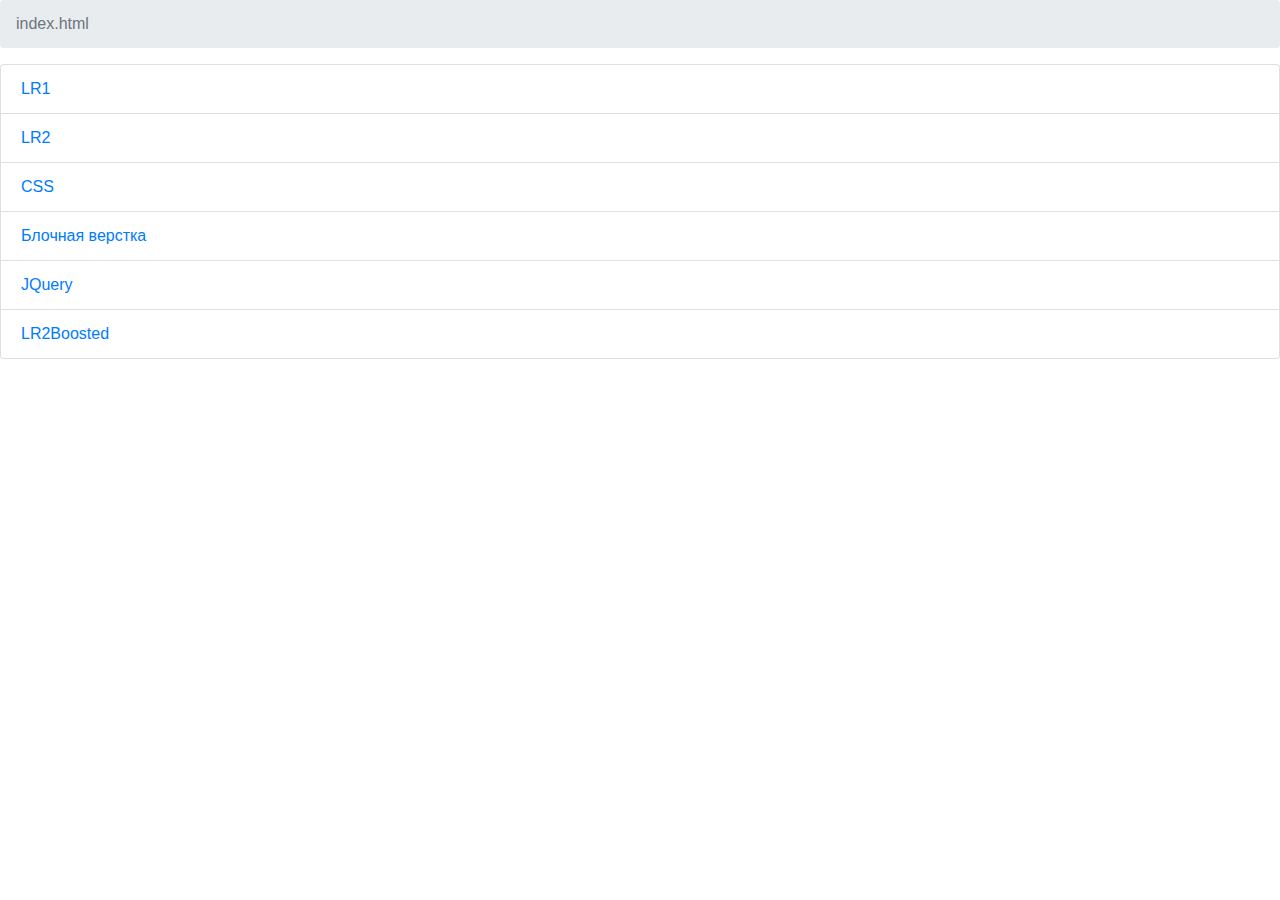
<file: index.html>
<!DOCTYPE html>
<html lang="en">
<meta charset="utf-8">
<title> WEB JS Tasks </title>
<head>
    <link rel="stylesheet" href="https://stackpath.bootstrapcdn.com/bootstrap/4.4.1/css/bootstrap.min.css" integrity="sha384-Vkoo8x4CGsO3+Hhxv8T/Q5PaXtkKtu6ug5TOeNV6gBiFeWPGFN9MuhOf23Q9Ifjh" crossorigin="anonymous">
    <script src="https://code.jquery.com/jquery-3.4.1.slim.min.js" integrity="sha384-J6qa4849blE2+poT4WnyKhv5vZF5SrPo0iEjwBvKU7imGFAV0wwj1yYfoRSJoZ+n" crossorigin="anonymous"></script>
    <script src="https://cdn.jsdelivr.net/npm/popper.js@1.16.0/dist/umd/popper.min.js" integrity="sha384-Q6E9RHvbIyZFJoft+2mJbHaEWldlvI9IOYy5n3zV9zzTtmI3UksdQRVvoxMfooAo" crossorigin="anonymous"></script>
    <script src="https://stackpath.bootstrapcdn.com/bootstrap/4.4.1/js/bootstrap.min.js" integrity="sha384-wfSDF2E50Y2D1uUdj0O3uMBJnjuUD4Ih7YwaYd1iqfktj0Uod8GCExl3Og8ifwB6" crossorigin="anonymous"></script>
</head>
<body>
    <div id ="nav_container">
    </div>
    <script src="https://code.jquery.com/jquery-3.4.1.slim.min.js" integrity="sha384-J6qa4849blE2+poT4WnyKhv5vZF5SrPo0iEjwBvKU7imGFAV0wwj1yYfoRSJoZ+n" crossorigin="anonymous"></script>
    <script src="https://cdn.jsdelivr.net/npm/popper.js@1.16.0/dist/umd/popper.min.js" integrity="sha384-Q6E9RHvbIyZFJoft+2mJbHaEWldlvI9IOYy5n3zV9zzTtmI3UksdQRVvoxMfooAo" crossorigin="anonymous"></script>
    <script src="https://stackpath.bootstrapcdn.com/bootstrap/4.4.1/js/bootstrap.min.js" integrity="sha384-wfSDF2E50Y2D1uUdj0O3uMBJnjuUD4Ih7YwaYd1iqfktj0Uod8GCExl3Og8ifwB6" crossorigin="anonymous"></script>
    <script src="./Home.js"></script>
    <div id ="nav_container">
    </div>
    <ul class="list-group">
        <li class="list-group-item">
            <a href="./LR1/LR1.html"> LR1</a>
        </li>
        <li class="list-group-item">
            <a href="./LR2/LR2.html"> LR2</a>
        </li>
        <li class="list-group-item">
            <a href="./CSS/index.html"> CSS</a>
        </li>
        <li class="list-group-item">
            <a href="./Block/6.html"> Блочная верстка</a>
        </li>
        <li class="list-group-item">
            <a href="./JQuery/JQueryTasks.html"> JQuery</a>
        </li>
        <li class="list-group-item">
            <a href="./LR2Boosted/index.html"> LR2Boosted</a>
        </li>
    </ul>

</body>

</html>
</file>
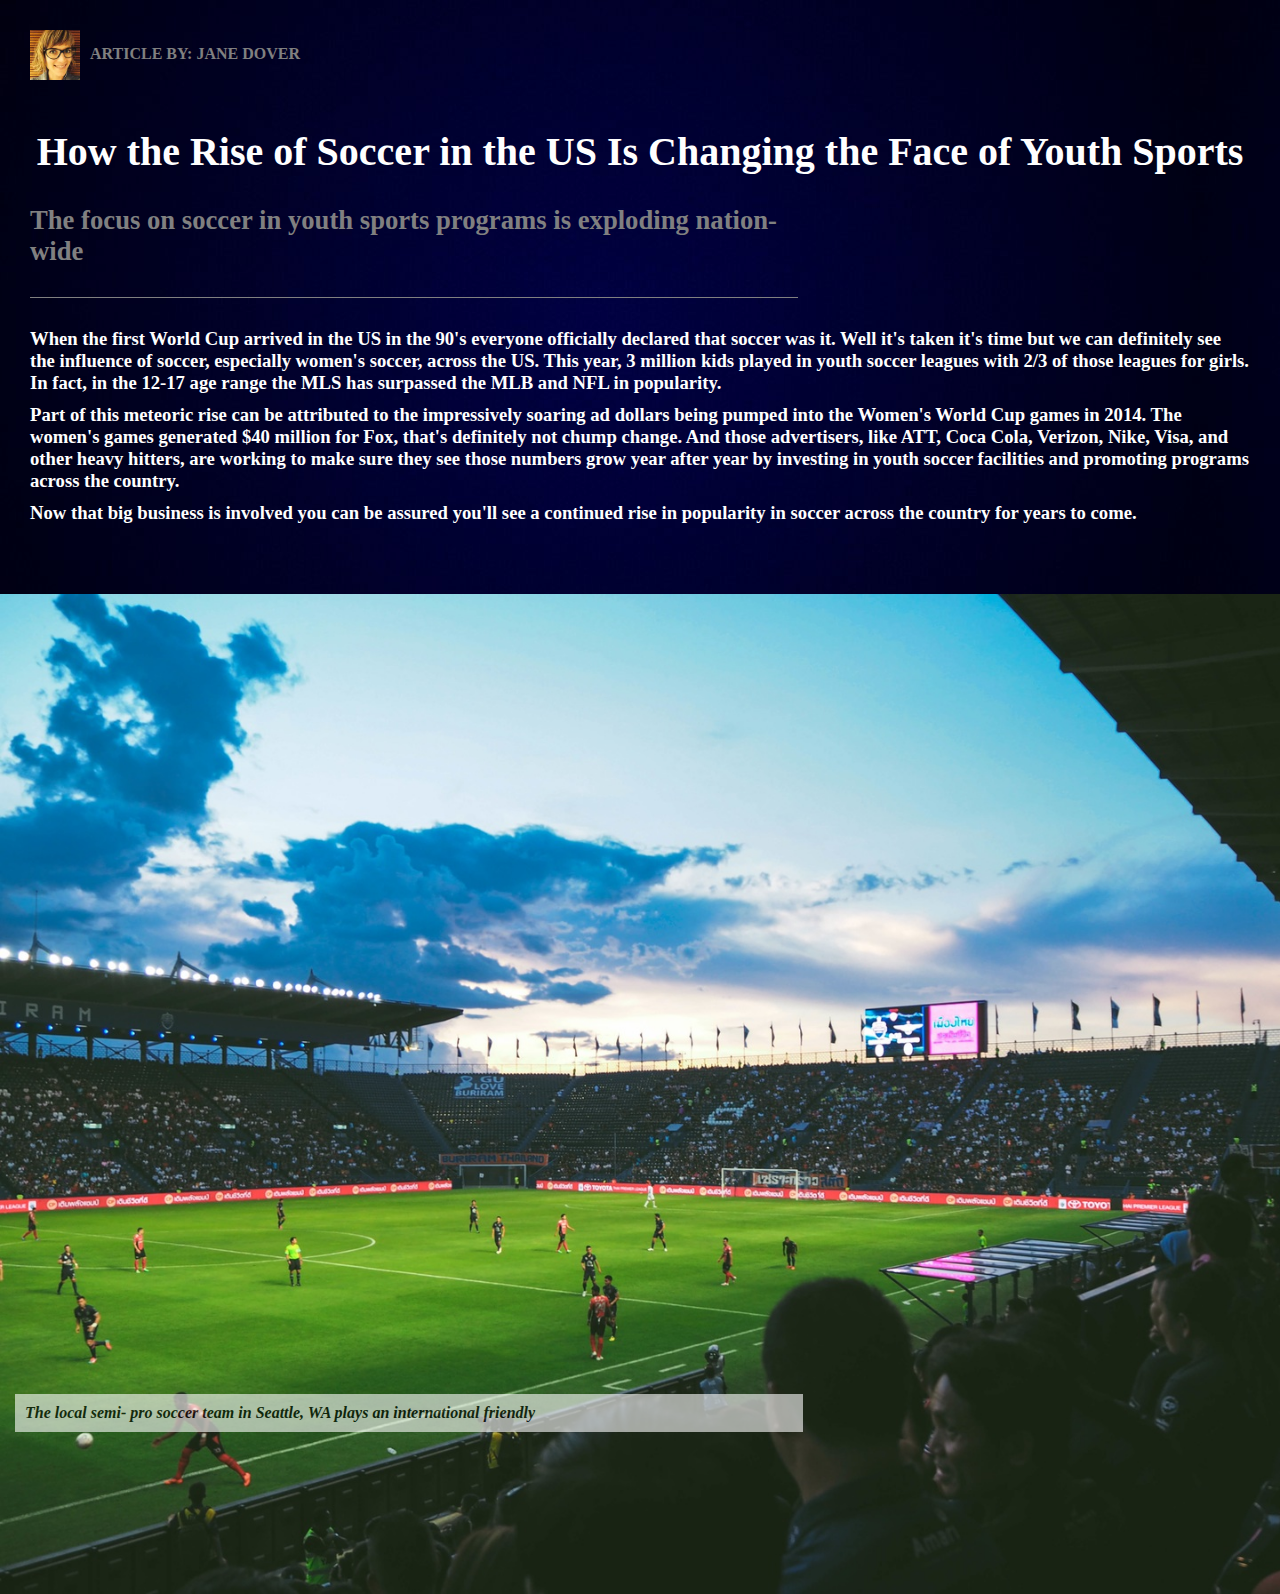
<file: CSS/index.html>
<!DOCTYPE html>
<html>
  <head>
		<title>The Rise of Soccer in The US</title>
		<style>
      *{
        margin: 0;
        padding: 0;
      }
			.content{
		  	background-image: url(./fon.jpg);    
			}
			.writer-img{
				height: 50px;
				width: 50px;
				padding: 30px;
				float: left;
        padding-right: 10px;
			}
			.byline{
				text-align: left;
				color: grey;
				padding-top: 45px;
        padding-bottom: 65px;
        font-family: Verdana;
        font-size: 12pt;
        text-transform: uppercase;
			}
      h1{
        text-align: center;
        color: white;
        font-size: 30pt;
        font-family: Times New Roman;
        width: 100%;
      }
			h2{
        text-align: left;
        color: grey;
        font-size: 20pt;
        font-family: Times New Roman;
        border-bottom: 1px solid grey;
        width: 60%;
        margin-left: 30px;
        margin-top: 30px;
        padding-bottom: 30px;
      }
      .mainText{
        padding: 30px;
        padding-bottom: 60px;
      }
      p{
        text-align: left;
        color: white;
        font-size: 14pt;
        font-family: Verdana;
        padding-bottom: 10px;
        font-weight: bold;
      }
      .image{
        background-image: url("./img-bt.jpeg");
        background-size: cover;
        height: 1000px;
        width: 100%;
      }
      .caption{
        text-align: left;
        background-color: white;
        color: black;
        font-size: 12pt;
        font-style: italic;
        width: 60%;
        padding: 10px;
        margin-left: 15px;
        top: 80%;
        opacity: 60%;
        position: relative;
      }

	</style>
	</head>

	<body>

		<div class="content">
			<img src="./img-wr.jpg" class="writer-img">
			<h3 class="byline">Article By: Jane Dover</h3>
			<h1>How the Rise of Soccer in the US Is Changing the Face of Youth Sports</h1>
			<h2>The focus on soccer in youth sports programs is exploding nation-wide</h2>
      <div class="mainText"> 
  			<p>When the first World Cup arrived in the US in the 90's everyone officially declared that soccer was it. Well it's taken it's time but we can definitely see the influence of soccer, especially women's soccer, across the US. This year, 3 million kids
  			  played in youth soccer leagues with 2/3 of those leagues for girls. In fact, in the 12-17 age range the MLS has surpassed the MLB and NFL in popularity.</p>
  			<p>Part of this meteoric rise can be attributed to the impressively soaring ad dollars being pumped into the Women's World Cup games in 2014. The women's games generated $40 million for Fox, that's definitely not chump change. And those advertisers,
  			  like ATT, Coca Cola, Verizon, Nike, Visa, and other heavy hitters, are working to make sure they see those numbers grow year after year by investing in youth soccer facilities and promoting programs across the country. </p>
  			<p>Now that big business is involved you can be assured you'll see a continued rise in popularity in soccer across the country for years to come. </p>
      </div>
		</div>

		<div class="image">
		
			<p class="caption">The local semi- pro soccer team in Seattle, WA plays an international friendly</p>
		</div>

	</body>

</html>
</file>
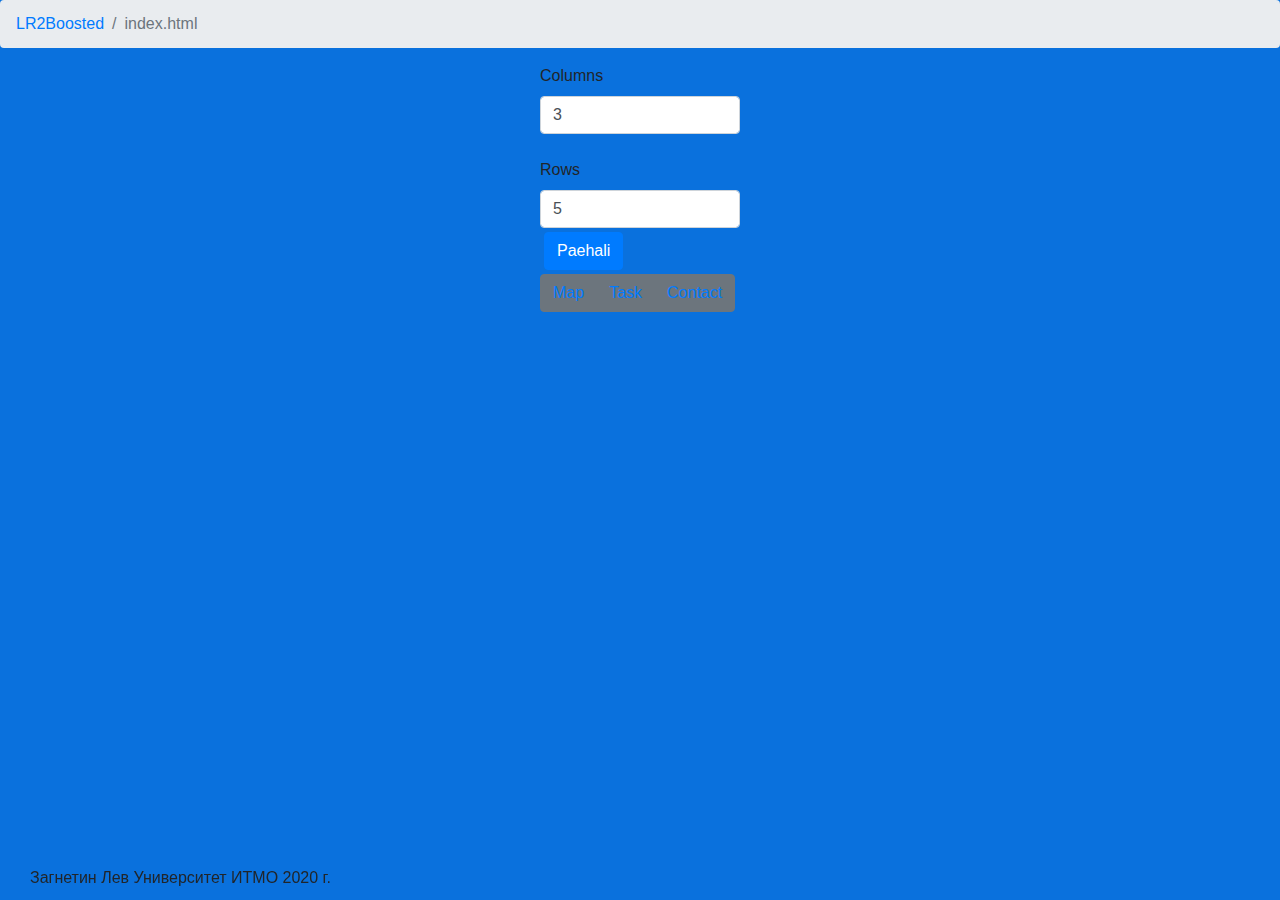
<file: LR2Boosted/index.html>
<!DOCTYPE html>
<html lang="en" class = "h-100">
<meta charset="utf-8">
<title> WEB JS Tasks </title>
<head>
    <link rel="stylesheet" href="https://stackpath.bootstrapcdn.com/bootstrap/4.4.1/css/bootstrap.min.css" integrity="sha384-Vkoo8x4CGsO3+Hhxv8T/Q5PaXtkKtu6ug5TOeNV6gBiFeWPGFN9MuhOf23Q9Ifjh" crossorigin="anonymous">
    <link rel="stylesheet" href="./css/LR2Boosted.css">
    <script src="https://code.jquery.com/jquery-3.4.1.slim.min.js" integrity="sha384-J6qa4849blE2+poT4WnyKhv5vZF5SrPo0iEjwBvKU7imGFAV0wwj1yYfoRSJoZ+n" crossorigin="anonymous"></script>
    <script src="https://cdn.jsdelivr.net/npm/popper.js@1.16.0/dist/umd/popper.min.js" integrity="sha384-Q6E9RHvbIyZFJoft+2mJbHaEWldlvI9IOYy5n3zV9zzTtmI3UksdQRVvoxMfooAo" crossorigin="anonymous"></script>
    <script src="https://stackpath.bootstrapcdn.com/bootstrap/4.4.1/js/bootstrap.min.js" integrity="sha384-wfSDF2E50Y2D1uUdj0O3uMBJnjuUD4Ih7YwaYd1iqfktj0Uod8GCExl3Og8ifwB6" crossorigin="anonymous"></script>
</head>
<body class="d-flex flex-column h-100">
    <div id ="nav_container">
    </div>
    <main id = "main_div" role="main" class="flex-shrink-0">
        <div class="container" wfd-id="2">
        </div>
    </main>

    
    <script src="https://code.jquery.com/jquery-3.4.1.slim.min.js" integrity="sha384-J6qa4849blE2+poT4WnyKhv5vZF5SrPo0iEjwBvKU7imGFAV0wwj1yYfoRSJoZ+n" crossorigin="anonymous"></script>
    <script src="https://cdn.jsdelivr.net/npm/popper.js@1.16.0/dist/umd/popper.min.js" integrity="sha384-Q6E9RHvbIyZFJoft+2mJbHaEWldlvI9IOYy5n3zV9zzTtmI3UksdQRVvoxMfooAo" crossorigin="anonymous"></script>
    <script src="https://stackpath.bootstrapcdn.com/bootstrap/4.4.1/js/bootstrap.min.js" integrity="sha384-wfSDF2E50Y2D1uUdj0O3uMBJnjuUD4Ih7YwaYd1iqfktj0Uod8GCExl3Og8ifwB6" crossorigin="anonymous"></script>
    <script src="./js/scriptLR2.js"></script>

</body>
<footer class="footer mt-auto py-3">
    <div class="container" id="footer">
      <span>Загнетин Лев</span>
      <span>Университет ИТМО</span>
      <span>2020 г.</span>
    </div>
</footer>

</html>
</file>
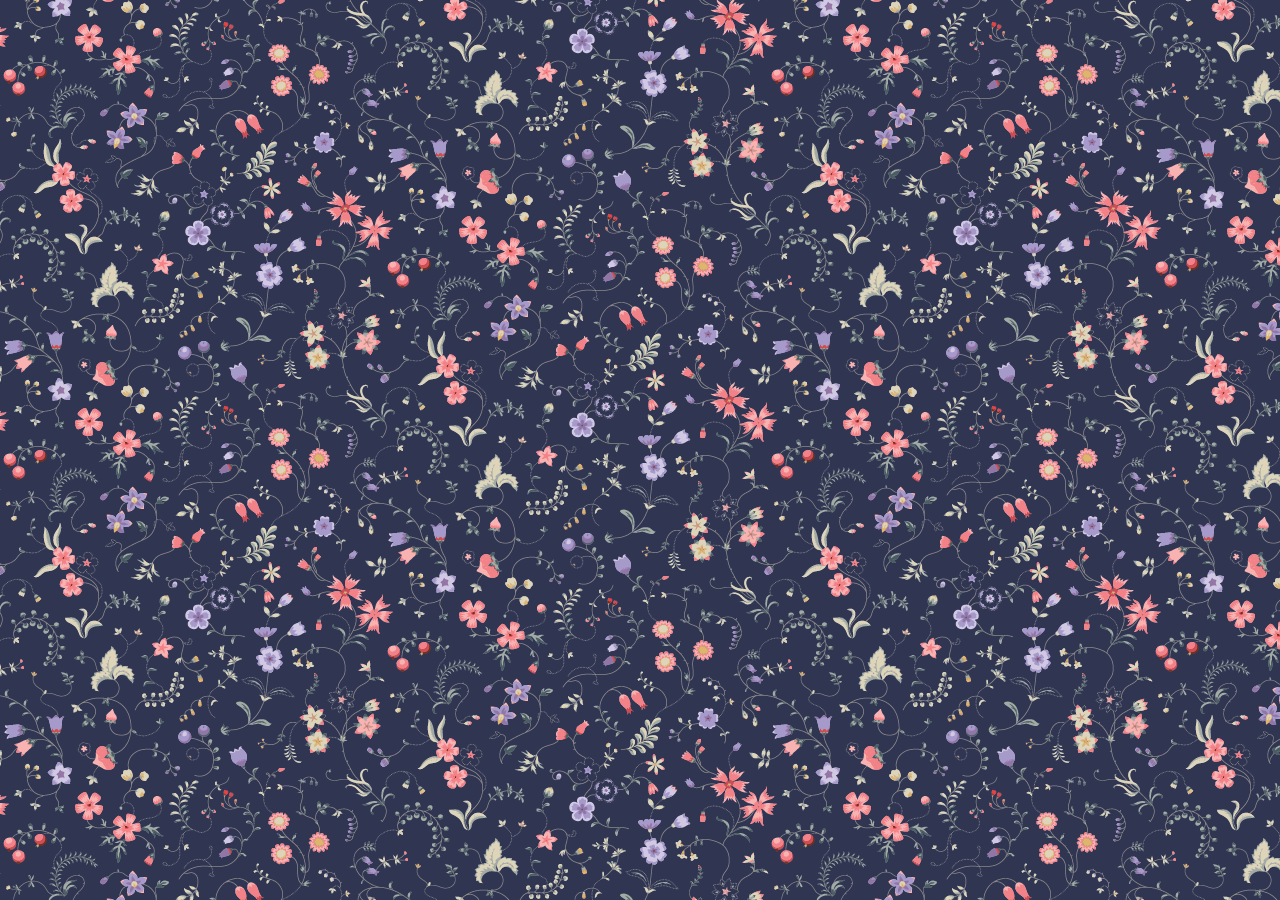
<file: Desktop/BKG.html>
<!DOCTYPE html PUBLIC "-//W3C//DTD XHTML 1.0 Strict//EN" 
  "http://www.w3.org/TR/xhtml1/DTD/xhtml1-strict.dtd">
<html xmlns="http://www.w3.org/1999/xhtml">
 <head>
  <meta http-equiv="Content-Type" content="text/html; charset=utf-8" />
  <title>background-repeat</title>
  <style type="text/css">
   body { 
    background-image: url(img/17qm4xfd.png); /* Путь к фоновому рисунку */
    background-position: left bottom; /* Положение фона */
    background-repeat: repeat; /* Повторяем фон по горизонтали */
   }
  </style>
 </head>
 <body>
 </body>
</html>
</file>
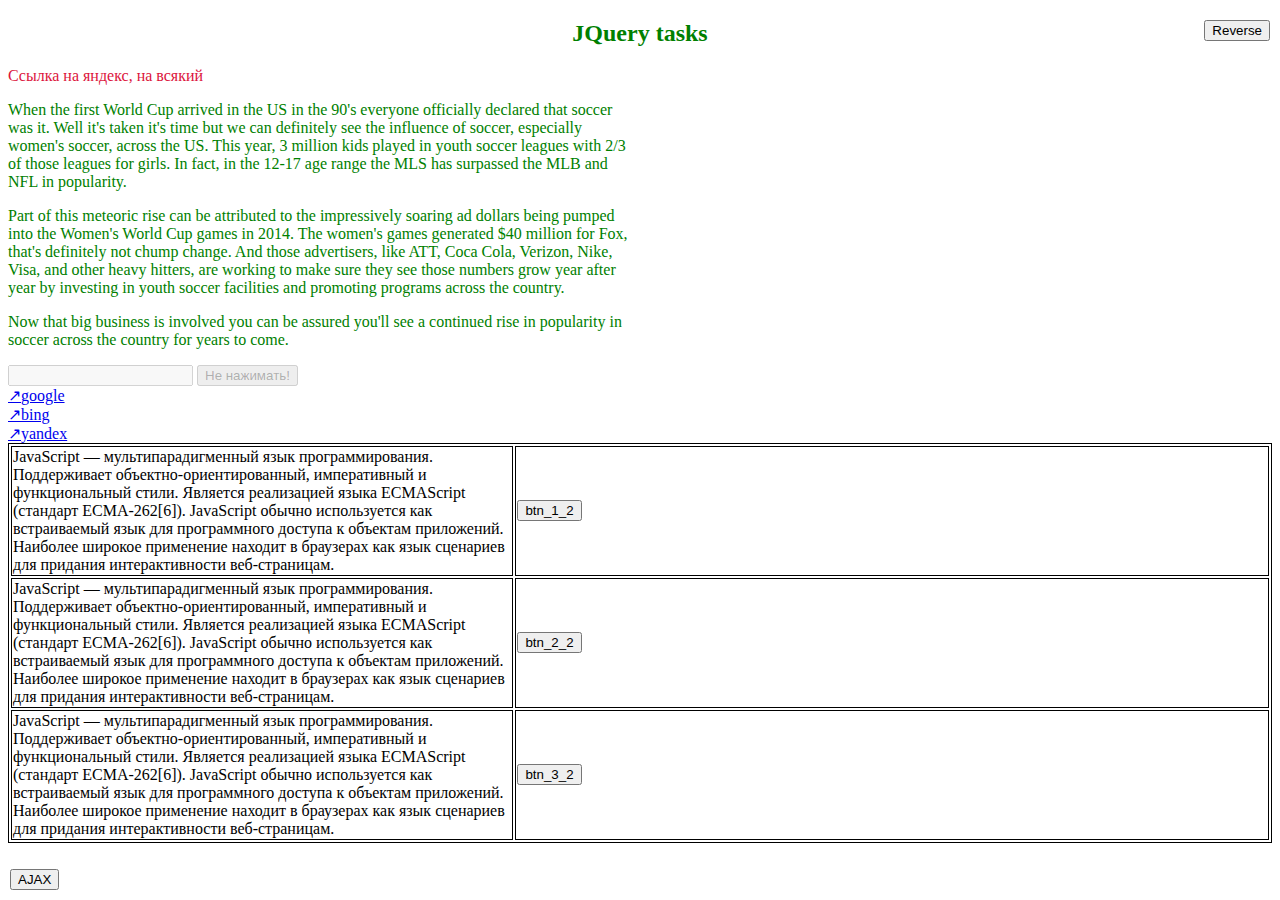
<file: JQuery/JQueryTasks.html>
<!DOCTYPE html>
<html lang="en">
<meta charset="utf-8">
<title> WEB JS Tasks </title>
<head>
    <script src="https://code.jquery.com/jquery-3.4.1.min.js"></script>
    <script src="JScript.js"></script>
</head>
<body>
    <H2>JQuery tasks</H2>
    <a href="http://ya.ru" class="refs">
        Ссылка на яндекс, на всякий
    </a>
    <div id="mainText"> 
        <p class="pis">When the first World Cup arrived in the US in the 90's everyone officially declared that soccer was it. Well it's taken it's time but we can definitely see the influence of soccer, especially women's soccer, across the US. This year, 3 million kids
          played in youth soccer leagues with 2/3 of those leagues for girls. In fact, in the 12-17 age range the MLS has surpassed the MLB and NFL in popularity.</p>
        <p class="pis">Part of this meteoric rise can be attributed to the impressively soaring ad dollars being pumped into the Women's World Cup games in 2014. The women's games generated $40 million for Fox, that's definitely not chump change. And those advertisers,
          like ATT, Coca Cola, Verizon, Nike, Visa, and other heavy hitters, are working to make sure they see those numbers grow year after year by investing in youth soccer facilities and promoting programs across the country. </p>
        <p class="pis">Now that big business is involved you can be assured you'll see a continued rise in popularity in soccer across the country for years to come. </p>
    </div>
    <form>
        <input class="FormInputs">
        <button class="FormInputs">Не нажимать!</button>
    </form>

</body>

</html>
</file>
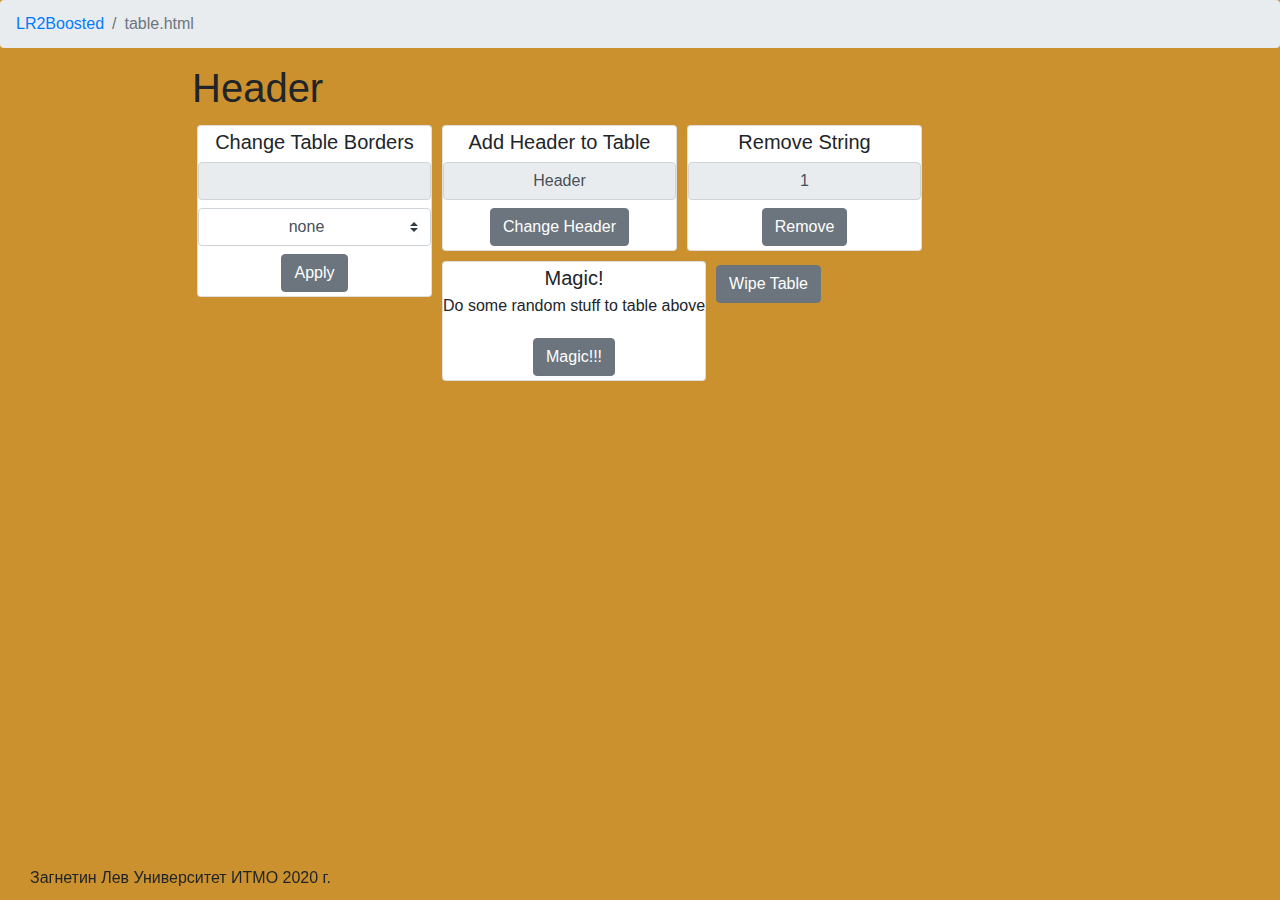
<file: LR2Boosted/table.html>
<!DOCTYPE html>
<html lang="en" class = "h-100">
<meta charset="utf-8">
<title> WEB JS Tasks </title>
<head>
    <link rel="stylesheet" href="https://stackpath.bootstrapcdn.com/bootstrap/4.4.1/css/bootstrap.min.css" integrity="sha384-Vkoo8x4CGsO3+Hhxv8T/Q5PaXtkKtu6ug5TOeNV6gBiFeWPGFN9MuhOf23Q9Ifjh" crossorigin="anonymous">
    <link rel="stylesheet" href="css/LR2Boosted.css">
    <script src="https://code.jquery.com/jquery-3.4.1.slim.min.js" integrity="sha384-J6qa4849blE2+poT4WnyKhv5vZF5SrPo0iEjwBvKU7imGFAV0wwj1yYfoRSJoZ+n" crossorigin="anonymous"></script>
    <script src="https://cdn.jsdelivr.net/npm/popper.js@1.16.0/dist/umd/popper.min.js" integrity="sha384-Q6E9RHvbIyZFJoft+2mJbHaEWldlvI9IOYy5n3zV9zzTtmI3UksdQRVvoxMfooAo" crossorigin="anonymous"></script>
    <script src="https://stackpath.bootstrapcdn.com/bootstrap/4.4.1/js/bootstrap.min.js" integrity="sha384-wfSDF2E50Y2D1uUdj0O3uMBJnjuUD4Ih7YwaYd1iqfktj0Uod8GCExl3Og8ifwB6" crossorigin="anonymous"></script>
</head>
<body class="d-flex flex-column h-100">
    <div id ="nav_container">
    </div>

    <main id = "main_div" role="main" class="flex-shrink-0">
        <div class="container" wfd-id="2">
        </div>
    </main>

    
    <script src="https://code.jquery.com/jquery-3.4.1.slim.min.js" integrity="sha384-J6qa4849blE2+poT4WnyKhv5vZF5SrPo0iEjwBvKU7imGFAV0wwj1yYfoRSJoZ+n" crossorigin="anonymous"></script>
    <script src="https://cdn.jsdelivr.net/npm/popper.js@1.16.0/dist/umd/popper.min.js" integrity="sha384-Q6E9RHvbIyZFJoft+2mJbHaEWldlvI9IOYy5n3zV9zzTtmI3UksdQRVvoxMfooAo" crossorigin="anonymous"></script>
    <script src="https://stackpath.bootstrapcdn.com/bootstrap/4.4.1/js/bootstrap.min.js" integrity="sha384-wfSDF2E50Y2D1uUdj0O3uMBJnjuUD4Ih7YwaYd1iqfktj0Uod8GCExl3Og8ifwB6" crossorigin="anonymous"></script>
    <script src="./js/tableScriptLR2.js"></script>

</body>
<footer class="footer mt-auto py-3">
    <div class="container" id="footer">
      <span>Загнетин Лев</span>
      <span>Университет ИТМО</span>
      <span>2020 г.</span>
    </div>
</footer>

</html>
</file>
<file: LR2Boosted/css/LR2Boosted.css>
body {
    height: 100%;
    margin-bottom:110px;
}

footer {
    position: fixed;
    bottom: 0;
    width: auto;
    margin-top: 20px;
    max-width: 680px;
    padding: 0 15px;
    height: 50px;
   }
</file>
